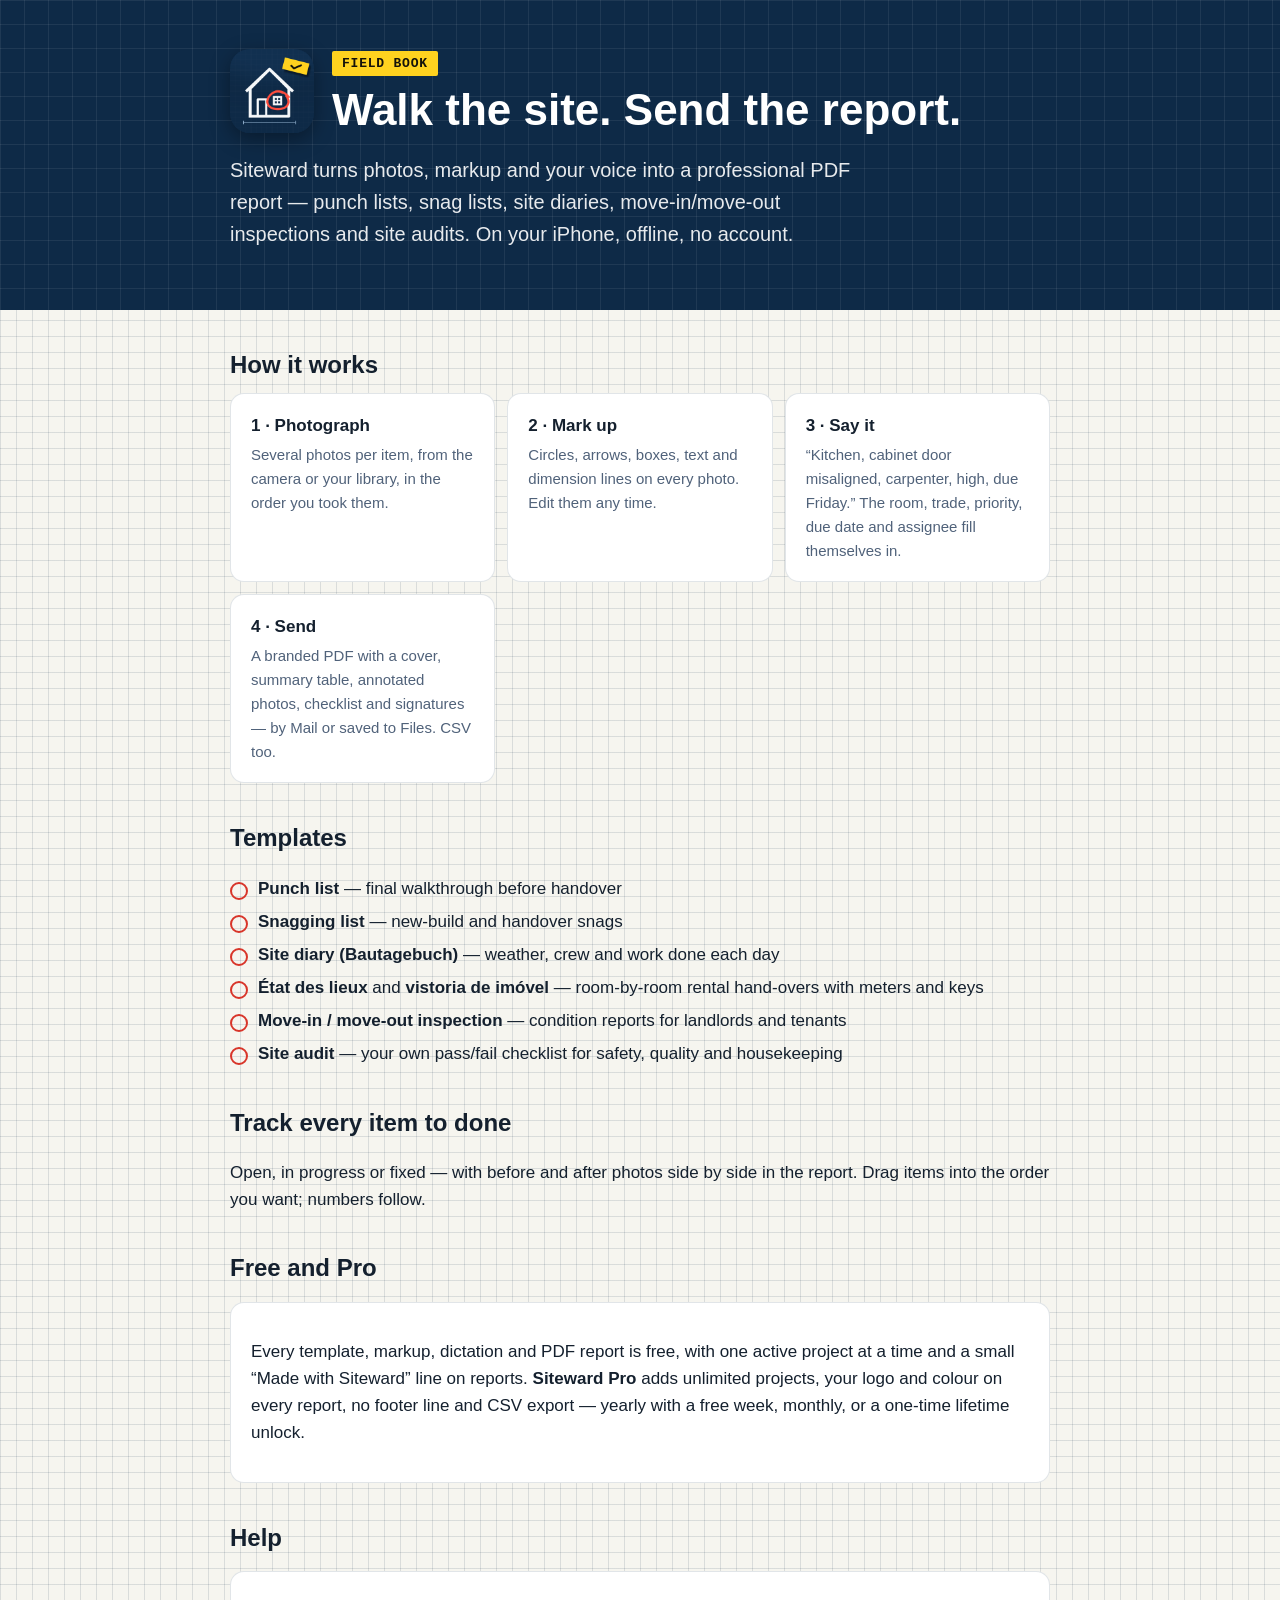
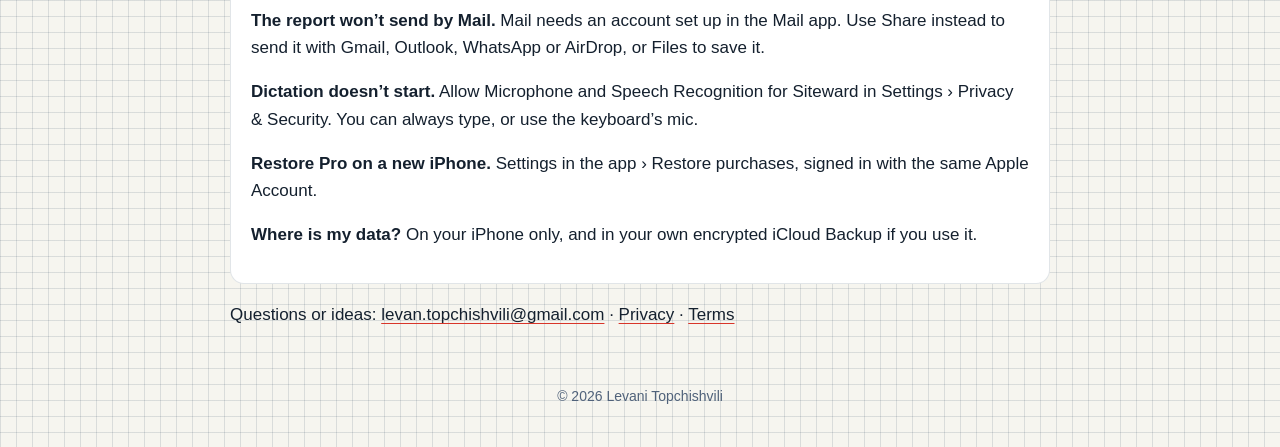
<file: docs/index.html>
<!doctype html>
<html lang="en"><head><meta charset="utf-8"><meta name="viewport" content="width=device-width, initial-scale=1">
<title>Siteward — punch list, snag list & site audit reports for iPhone</title>
<meta name="description" content="Walk the site, snap photos, mark them up, say what's wrong and send a polished PDF report. Punch lists, snagging, site diaries, move-in/move-out inspections and site audits. Works offline, no account.">
<link rel="icon" href="icon.png"><link rel="stylesheet" href="style.css"></head>
<body>
<section class="stage"><div class="wrap">
<div class="head"><img src="icon.png" alt="Siteward app icon"><div><span class="tape">Field book</span><h1>Walk the site. Send the report.</h1></div></div>
<p class="lead">Siteward turns photos, markup and your voice into a professional PDF report — punch lists, snag lists, site diaries, move-in/move-out inspections and site audits. On your iPhone, offline, no account.</p>
</div></section>
<main class="wrap">
<h2>How it works</h2>
<div class="grid">
<div class="card"><h3>1 · Photograph</h3><p>Several photos per item, from the camera or your library, in the order you took them.</p></div>
<div class="card"><h3>2 · Mark up</h3><p>Circles, arrows, boxes, text and dimension lines on every photo. Edit them any time.</p></div>
<div class="card"><h3>3 · Say it</h3><p>“Kitchen, cabinet door misaligned, carpenter, high, due Friday.” The room, trade, priority, due date and assignee fill themselves in.</p></div>
<div class="card"><h3>4 · Send</h3><p>A branded PDF with a cover, summary table, annotated photos, checklist and signatures — by Mail or saved to Files. CSV too.</p></div>
</div>
<h2>Templates</h2>
<ul class="check">
<li><strong>Punch list</strong> — final walkthrough before handover</li>
<li><strong>Snagging list</strong> — new-build and handover snags</li>
<li><strong>Site diary (Bautagebuch)</strong> — weather, crew and work done each day</li>
<li><strong>État des lieux</strong> and <strong>vistoria de imóvel</strong> — room-by-room rental hand-overs with meters and keys</li>
<li><strong>Move-in / move-out inspection</strong> — condition reports for landlords and tenants</li>
<li><strong>Site audit</strong> — your own pass/fail checklist for safety, quality and housekeeping</li>
</ul>
<h2>Track every item to done</h2>
<p>Open, in progress or fixed — with before and after photos side by side in the report. Drag items into the order you want; numbers follow.</p>
<h2>Free and Pro</h2>
<div class="card"><p>Every template, markup, dictation and PDF report is free, with one active project at a time and a small “Made with Siteward” line on reports. <strong>Siteward Pro</strong> adds unlimited projects, your logo and colour on every report, no footer line and CSV export — yearly with a free week, monthly, or a one-time lifetime unlock.</p></div>
<h2>Help</h2>
<div class="card">
<p><strong>The report won’t send by Mail.</strong> Mail needs an account set up in the Mail app. Use Share instead to send it with Gmail, Outlook, WhatsApp or AirDrop, or Files to save it.</p>
<p><strong>Dictation doesn’t start.</strong> Allow Microphone and Speech Recognition for Siteward in Settings › Privacy & Security. You can always type, or use the keyboard’s mic.</p>
<p><strong>Restore Pro on a new iPhone.</strong> Settings in the app › Restore purchases, signed in with the same Apple Account.</p>
<p><strong>Where is my data?</strong> On your iPhone only, and in your own encrypted iCloud Backup if you use it.</p>
</div>
<p>Questions or ideas: <a href="mailto:levan.topchishvili@gmail.com?subject=Siteward">levan.topchishvili@gmail.com</a> · <a href="privacy.html">Privacy</a> · <a href="terms.html">Terms</a></p>
</main><footer>© 2026 Levani Topchishvili</footer></body></html>
</file>
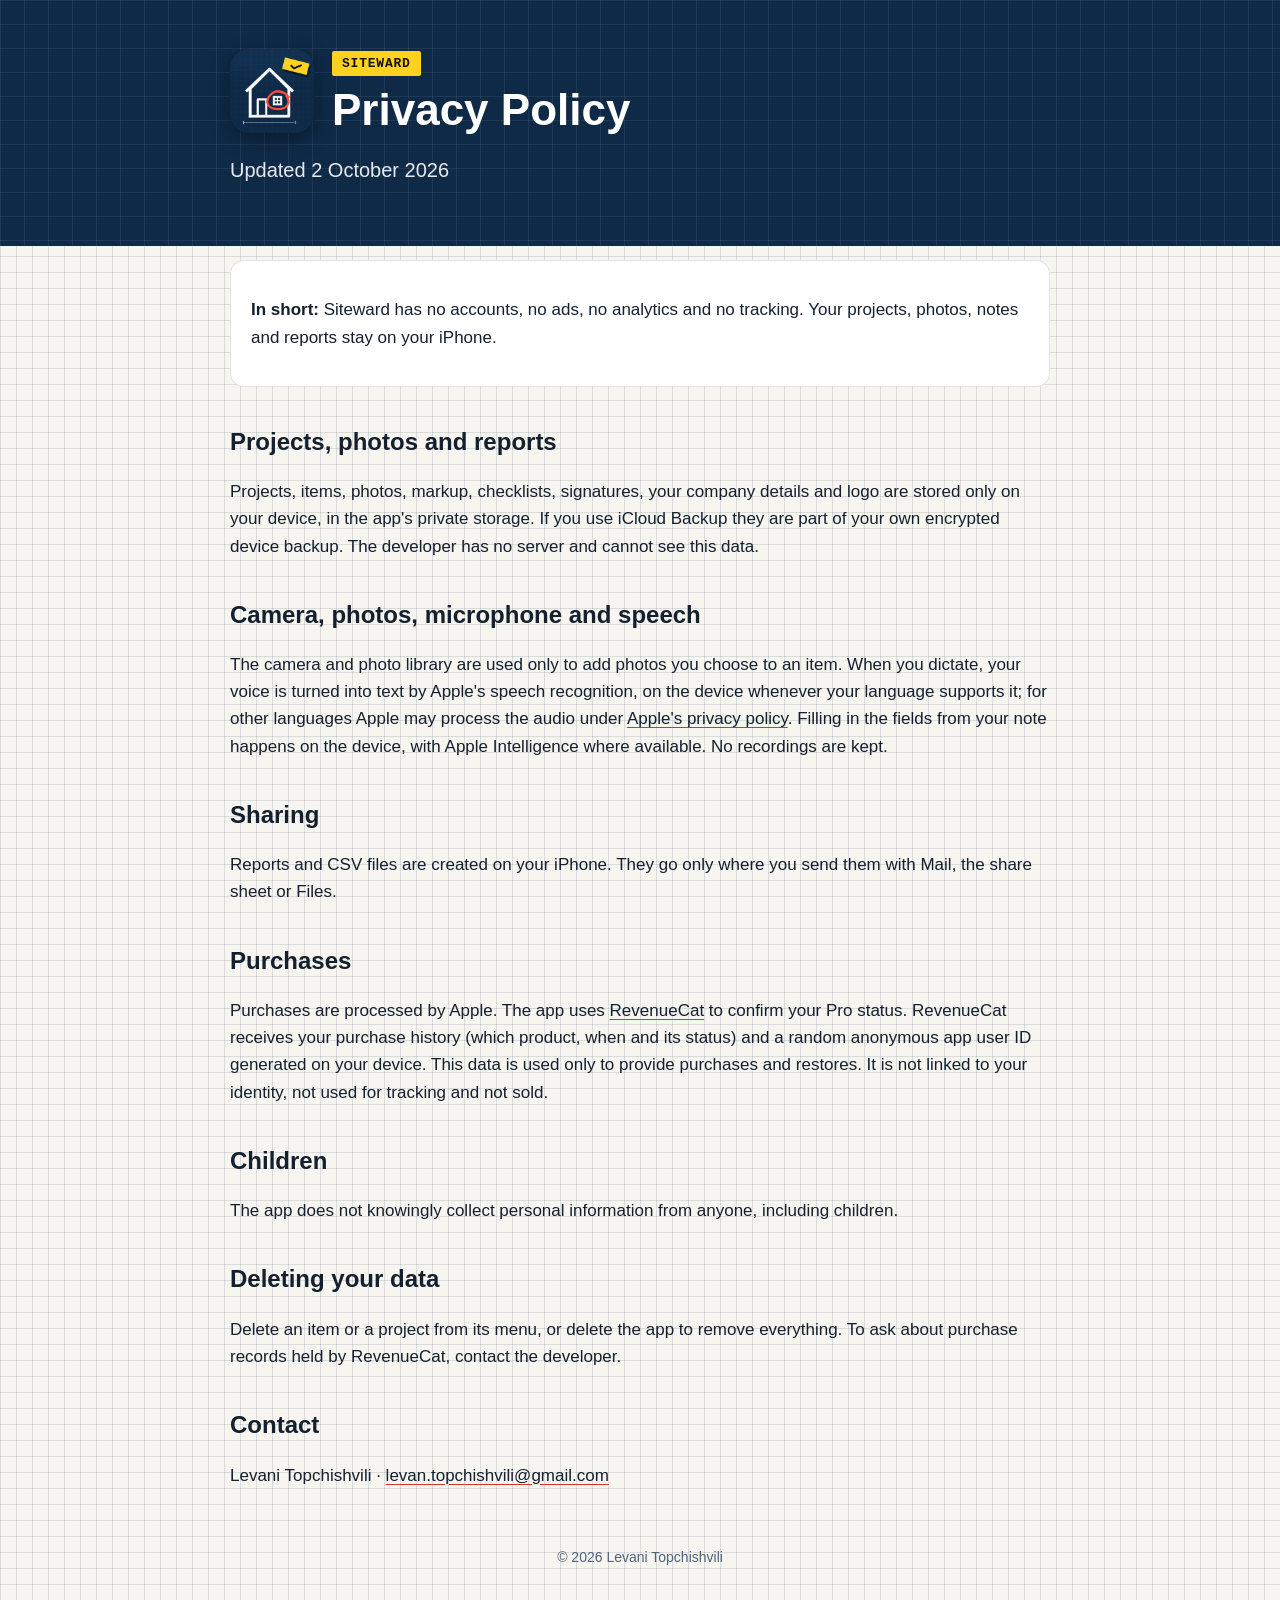
<file: docs/privacy.html>
<!doctype html>
<html lang="en"><head><meta charset="utf-8"><meta name="viewport" content="width=device-width, initial-scale=1">
<title>Siteward — Privacy Policy</title><link rel="icon" href="icon.png"><link rel="stylesheet" href="style.css"></head>
<body>
<section class="stage"><div class="wrap"><div class="head"><img src="icon.png" alt=""><div><span class="tape">Siteward</span><h1>Privacy Policy</h1></div></div>
<p class="lead">Updated 2 October 2026</p></div></section>
<main class="wrap">
<div class="card"><p><strong>In short:</strong> Siteward has no accounts, no ads, no analytics and no tracking. Your projects, photos, notes and reports stay on your iPhone.</p></div>
<h2>Projects, photos and reports</h2>
<p>Projects, items, photos, markup, checklists, signatures, your company details and logo are stored only on your device, in the app's private storage. If you use iCloud Backup they are part of your own encrypted device backup. The developer has no server and cannot see this data.</p>
<h2>Camera, photos, microphone and speech</h2>
<p>The camera and photo library are used only to add photos you choose to an item. When you dictate, your voice is turned into text by Apple's speech recognition, on the device whenever your language supports it; for other languages Apple may process the audio under <a href="https://www.apple.com/legal/privacy/">Apple's privacy policy</a>. Filling in the fields from your note happens on the device, with Apple Intelligence where available. No recordings are kept.</p>
<h2>Sharing</h2>
<p>Reports and CSV files are created on your iPhone. They go only where you send them with Mail, the share sheet or Files.</p>
<h2>Purchases</h2>
<p>Purchases are processed by Apple. The app uses <a href="https://www.revenuecat.com/privacy">RevenueCat</a> to confirm your Pro status. RevenueCat receives your purchase history (which product, when and its status) and a random anonymous app user ID generated on your device. This data is used only to provide purchases and restores. It is not linked to your identity, not used for tracking and not sold.</p>
<h2>Children</h2>
<p>The app does not knowingly collect personal information from anyone, including children.</p>
<h2>Deleting your data</h2>
<p>Delete an item or a project from its menu, or delete the app to remove everything. To ask about purchase records held by RevenueCat, contact the developer.</p>
<h2>Contact</h2>
<p>Levani Topchishvili · <a href="mailto:levan.topchishvili@gmail.com?subject=Siteward%20privacy">levan.topchishvili@gmail.com</a></p>
</main><footer>© 2026 Levani Topchishvili</footer></body></html>
</file>
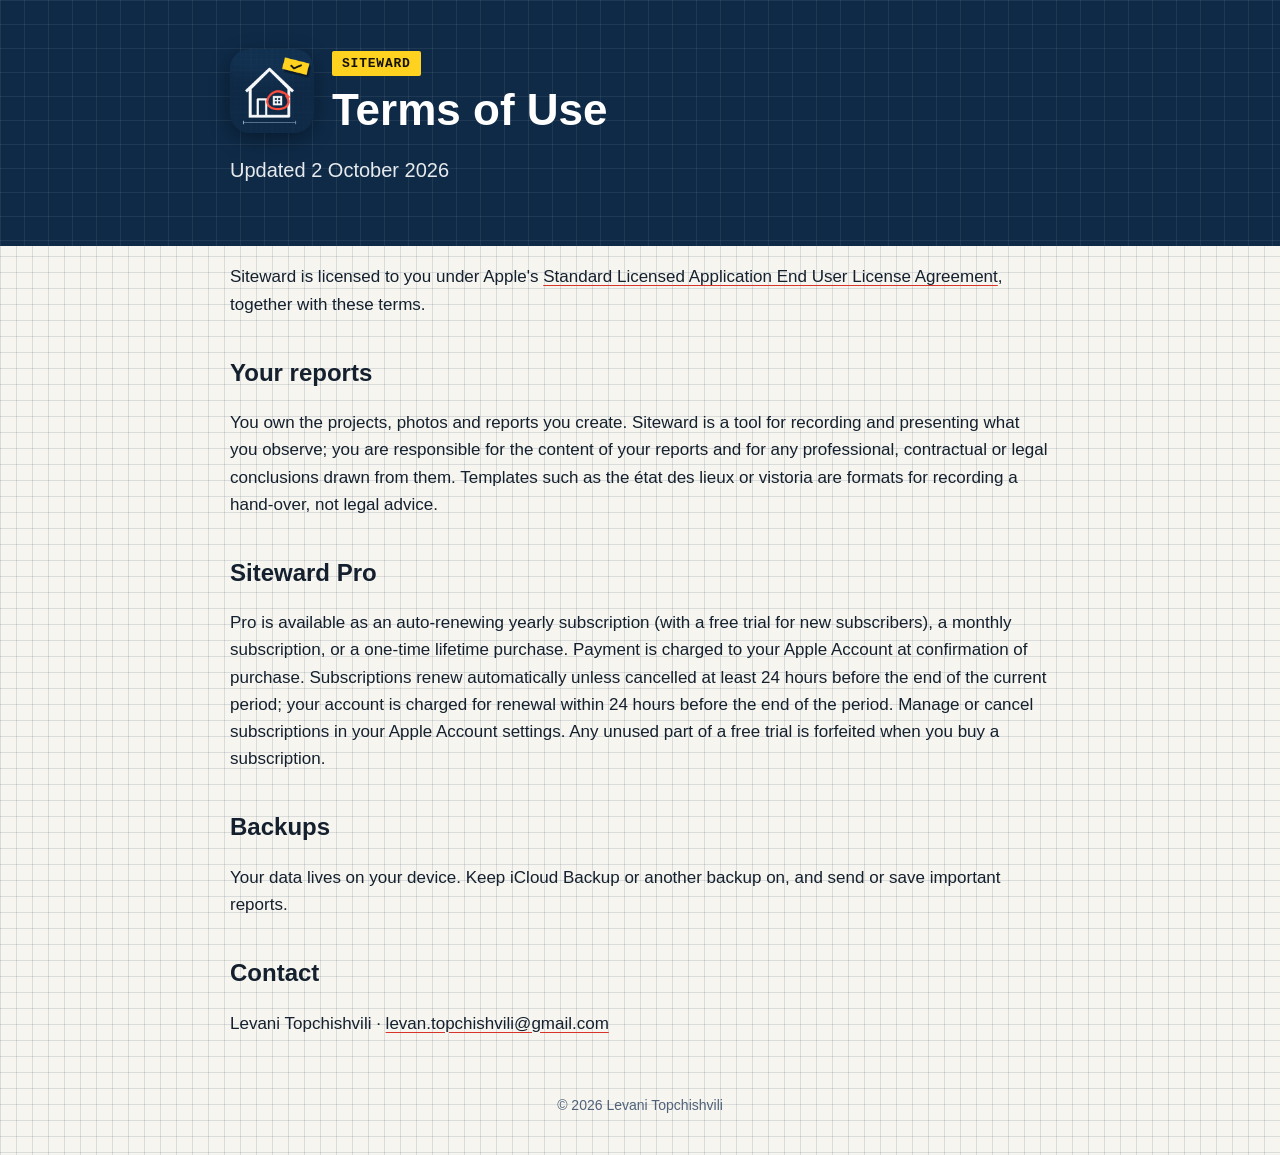
<file: docs/terms.html>
<!doctype html>
<html lang="en"><head><meta charset="utf-8"><meta name="viewport" content="width=device-width, initial-scale=1">
<title>Siteward — Terms of Use</title><link rel="icon" href="icon.png"><link rel="stylesheet" href="style.css"></head>
<body>
<section class="stage"><div class="wrap"><div class="head"><img src="icon.png" alt=""><div><span class="tape">Siteward</span><h1>Terms of Use</h1></div></div>
<p class="lead">Updated 2 October 2026</p></div></section>
<main class="wrap">
<p>Siteward is licensed to you under Apple's <a href="https://www.apple.com/legal/internet-services/itunes/dev/stdeula/">Standard Licensed Application End User License Agreement</a>, together with these terms.</p>
<h2>Your reports</h2>
<p>You own the projects, photos and reports you create. Siteward is a tool for recording and presenting what you observe; you are responsible for the content of your reports and for any professional, contractual or legal conclusions drawn from them. Templates such as the état des lieux or vistoria are formats for recording a hand-over, not legal advice.</p>
<h2>Siteward Pro</h2>
<p>Pro is available as an auto-renewing yearly subscription (with a free trial for new subscribers), a monthly subscription, or a one-time lifetime purchase. Payment is charged to your Apple Account at confirmation of purchase. Subscriptions renew automatically unless cancelled at least 24 hours before the end of the current period; your account is charged for renewal within 24 hours before the end of the period. Manage or cancel subscriptions in your Apple Account settings. Any unused part of a free trial is forfeited when you buy a subscription.</p>
<h2>Backups</h2>
<p>Your data lives on your device. Keep iCloud Backup or another backup on, and send or save important reports.</p>
<h2>Contact</h2>
<p>Levani Topchishvili · <a href="mailto:levan.topchishvili@gmail.com?subject=Siteward">levan.topchishvili@gmail.com</a></p>
</main><footer>© 2026 Levani Topchishvili</footer></body></html>
</file>
<file: docs/style.css>
:root{--navy:#0E2A47;--paper:#F6F5EF;--ink:#14202E;--muted:#50627A;--tape:#FFD21F;--red:#D8352A;--card:#fff;--line:rgba(14,42,71,.12)}
@media (prefers-color-scheme:dark){:root{--paper:#0B1726;--ink:#DCE6F2;--muted:#9FB2C8;--card:#132539;--line:rgba(220,230,242,.14)}}
*{box-sizing:border-box}html{-webkit-text-size-adjust:100%}
body{margin:0;font:17px/1.6 -apple-system,BlinkMacSystemFont,"SF Pro Text","Helvetica Neue",Arial,sans-serif;color:var(--ink);
background:var(--paper);background-image:linear-gradient(var(--line) 1px,transparent 1px),linear-gradient(90deg,var(--line) 1px,transparent 1px);background-size:16px 16px}
a{color:inherit;text-decoration-color:var(--red);text-underline-offset:3px}
.wrap{max-width:860px;margin:0 auto;padding:0 20px}
.stage{background:var(--navy);color:#fff;padding:48px 0 40px;background-image:linear-gradient(rgba(255,255,255,.07) 1px,transparent 1px),linear-gradient(90deg,rgba(255,255,255,.07) 1px,transparent 1px);background-size:24px 24px}
.head{display:flex;gap:18px;align-items:center}.head img{width:84px;height:84px;border-radius:20px;box-shadow:0 6px 20px rgba(0,0,0,.35)}
.tape{display:inline-block;background:var(--tape);color:#14120A;font:700 13px/1 ui-monospace,SFMono-Regular,Menlo,monospace;letter-spacing:.06em;text-transform:uppercase;padding:6px 10px;border-radius:2px}
h1{font-size:44px;line-height:1.1;margin:10px 0 0}h2{font-size:24px;margin:36px 0 8px}
.lead{font-size:20px;opacity:.9;max-width:640px}
.card{background:var(--card);border:1px solid var(--line);border-radius:14px;padding:18px 20px;margin:14px 0}
.grid{display:grid;grid-template-columns:repeat(auto-fit,minmax(230px,1fr));gap:12px}
.grid .card{margin:0}.grid h3{margin:0 0 4px;font-size:17px}.grid p{margin:0;color:var(--muted);font-size:15px}
.btn{display:inline-block;background:var(--tape);color:#14120A;font-weight:700;padding:12px 18px;border-radius:12px;text-decoration:none;margin-top:18px}
ul.check{list-style:none;padding:0}ul.check li{padding-left:28px;position:relative;margin:6px 0}
ul.check li:before{content:"";position:absolute;left:0;top:7px;width:14px;height:14px;border:2px solid var(--red);border-radius:50%}
footer{color:var(--muted);text-align:center;padding:40px 20px;font-size:14px}
@media (max-width:520px){h1{font-size:34px}.head img{width:64px;height:64px}}
</file>
